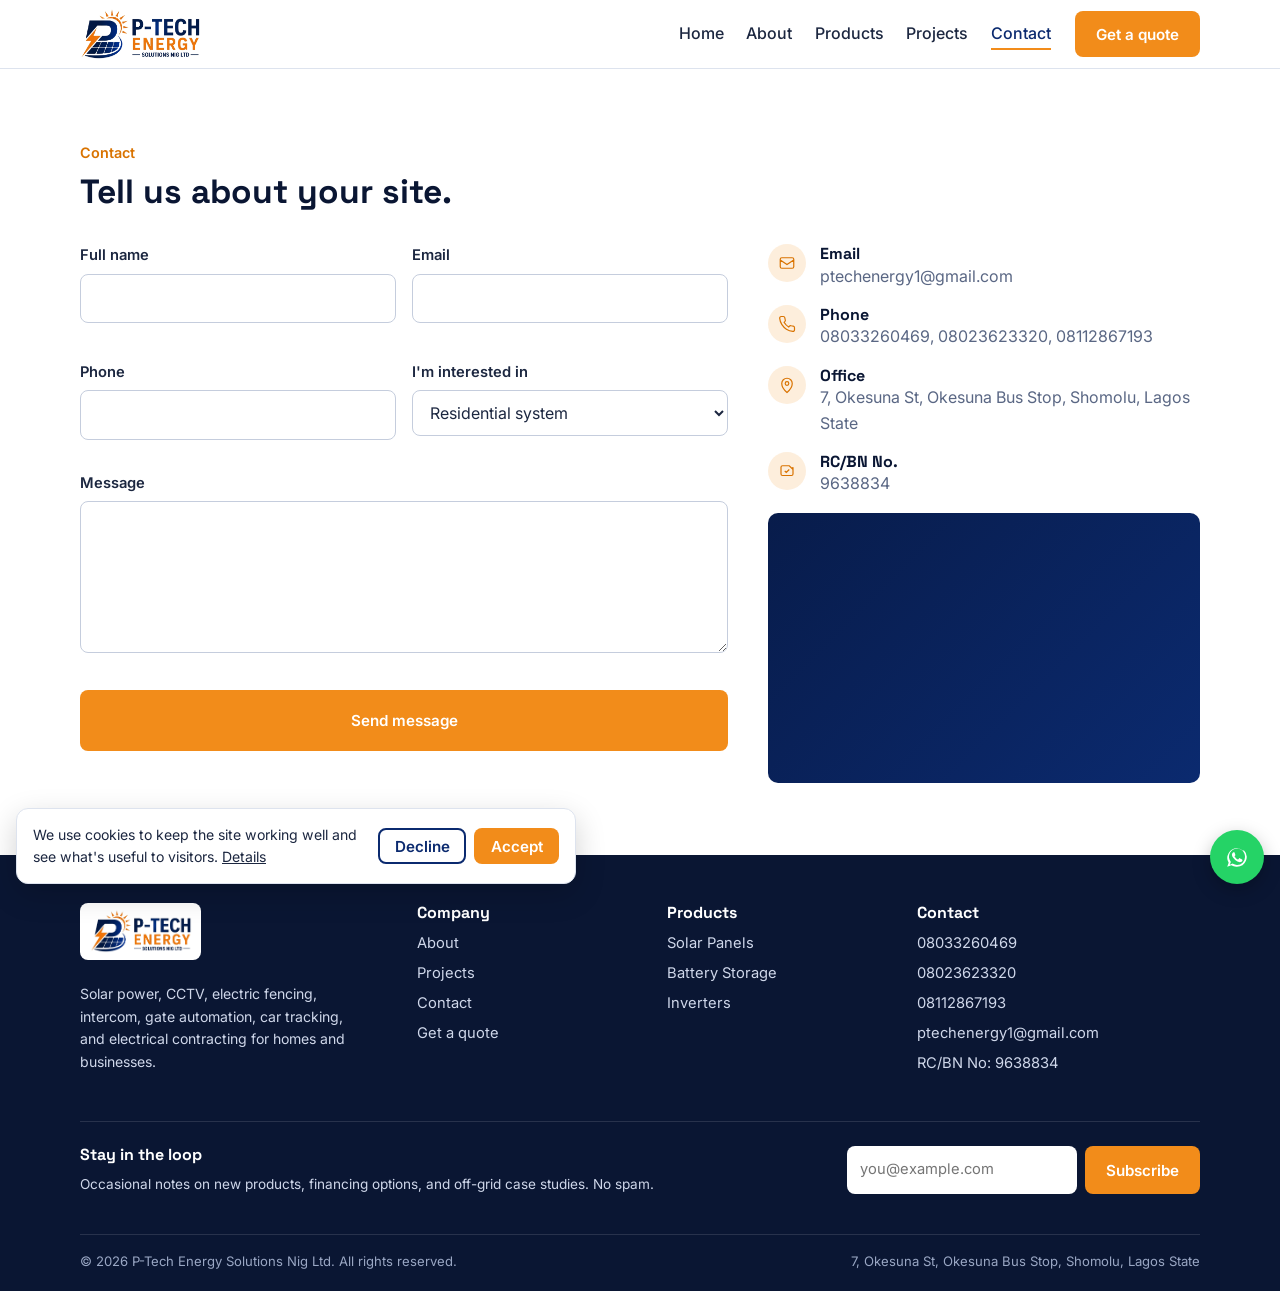
<file: contact.html>
<!DOCTYPE html>
<html lang="en">
<head>
<meta charset="UTF-8">
<meta name="viewport" content="width=device-width, initial-scale=1.0">
<title>Contact — P-Tech Energy Solutions</title>
<meta name="description" content="Get in touch with P-Tech Energy Solutions for a solar, storage, or monitoring quote.">
<meta name="theme-color" content="#0b2a6f">
<link rel="icon" type="image/png" href="assets/favicon.png">
<meta property="og:type" content="website">
<meta property="og:title" content="Contact — P-Tech Energy Solutions">
<meta property="og:description" content="Get in touch with P-Tech Energy Solutions for a solar, storage, or monitoring quote.">
<meta property="og:image" content="assets/images/logo-full.png">
<link rel="preconnect" href="https://fonts.googleapis.com">
<link rel="preconnect" href="https://fonts.gstatic.com" crossorigin>
<link href="https://fonts.googleapis.com/css2?family=Space+Grotesk:wght@500;600;700&family=Inter:wght@400;500;600;700&display=swap" rel="stylesheet">
<link rel="stylesheet" href="css/style.css">
</head>
<body>

<header class="site-header">
  <div class="header-inner">
    <a href="index.html" class="logo" aria-label="P-Tech Energy Solutions home"><img src="assets/images/logo-full.png" alt="P-Tech Energy Solutions Nig Ltd" class="logo-img" width="116" height="50"></a>
    <button class="nav-toggle" id="navToggle" aria-label="Toggle menu" aria-expanded="false"><span></span><span></span><span></span></button>
    <nav class="site-nav" id="siteNav">
      <ul>
        <li><a href="index.html">Home</a></li>
        <li><a href="about.html">About</a></li>
        <li><a href="products.html">Products</a></li>
        <li><a href="projects.html">Projects</a></li>
        <li><a href="contact.html">Contact</a></li>
      </ul>
      <a href="quote.html" class="btn primary">Get a quote</a>
    </nav>
  </div>
</header>

<main id="content" class="app" data-page="contact" tabindex="-1">


    <section class="section route-section">
      <div class="container">
        <div class="section-head">
          <p class="eyebrow">Contact</p>
          <h2>Tell us about your site.</h2>
        </div>
        <div class="contact-grid">
          <form class="form" id="contactForm" novalidate>
            <div class="form-row">
              <div class="field">
                <label for="cName">Full name</label>
                <input type="text" id="cName" name="name" required>
                <span class="field-error" data-error-for="cName"></span>
              </div>
              <div class="field">
                <label for="cEmail">Email</label>
                <input type="email" id="cEmail" name="email" required>
                <span class="field-error" data-error-for="cEmail"></span>
              </div>
            </div>
            <div class="form-row">
              <div class="field">
                <label for="cPhone">Phone</label>
                <input type="tel" id="cPhone" name="phone">
              </div>
              <div class="field">
                <label for="cInterest">I'm interested in</label>
                <select id="cInterest" name="interest">
                  <option value="residential">Residential system</option>
                  <option value="commercial">Commercial system</option>
                  <option value="off-grid">Off-grid system</option>
                  <option value="maintenance">Maintenance / repair</option>
                </select>
              </div>
            </div>
            <div class="field">
              <label for="cMessage">Message</label>
              <textarea id="cMessage" name="message" rows="5" required></textarea>
              <span class="field-error" data-error-for="cMessage"></span>
            </div>
            <button type="submit" class="btn primary block" id="contactSubmitBtn">
              <span class="btn-loader"></span><span class="btn-label">Send message</span>
            </button>
            <div class="form-status" id="contactStatus" role="status"></div>
          </form>

          <div class="contact-info">
            <div class="info-item">
              <span class="info-icon">
                <svg width="18" height="18" viewBox="0 0 24 24" fill="none"><path d="M3 8l9 6 9-6M5 5h14a2 2 0 012 2v10a2 2 0 01-2 2H5a2 2 0 01-2-2V7a2 2 0 012-2z" stroke="currentColor" stroke-width="1.6"/></svg>
              </span>
              <div><h4>Email</h4><p>ptechenergy1@gmail.com</p></div>
            </div>
            <div class="info-item">
              <span class="info-icon">
                <svg width="18" height="18" viewBox="0 0 24 24" fill="none"><path d="M22 16.9v3a2 2 0 01-2.2 2 19.8 19.8 0 01-8.6-3 19.5 19.5 0 01-6-6 19.8 19.8 0 01-3-8.7A2 2 0 014.1 2h3a2 2 0 012 1.7c.1.9.3 1.8.6 2.7a2 2 0 01-.4 2.1L8.1 9.7a16 16 0 006.2 6.2l1.2-1.2a2 2 0 012.1-.4c.9.3 1.8.5 2.7.6a2 2 0 011.7 2z" stroke="currentColor" stroke-width="1.6"/></svg>
              </span>
              <div><h4>Phone</h4><p>08033260469, 08023623320, 08112867193</p></div>
            </div>
            <div class="info-item">
              <span class="info-icon">
                <svg width="18" height="18" viewBox="0 0 24 24" fill="none"><path d="M12 22s7-6.1 7-12a7 7 0 10-14 0c0 5.9 7 12 7 12z" stroke="currentColor" stroke-width="1.6"/><circle cx="12" cy="10" r="2.4" stroke="currentColor" stroke-width="1.6"/></svg>
              </span>
              <div><h4>Office</h4><p>7, Okesuna St, Okesuna Bus Stop, Shomolu, Lagos State</p></div>
            </div>
            <div class="info-item">
              <span class="info-icon">
                <svg width="18" height="18" viewBox="0 0 24 24" fill="none"><path d="M9 12l2 2 4-4m5-3v9a2 2 0 01-2 2H6a2 2 0 01-2-2V7a2 2 0 012-2h9l4 4z" stroke="currentColor" stroke-width="1.6"/></svg>
              </span>
              <div><h4>RC/BN No.</h4><p>9638834</p></div>
            </div>
            <div class="map-frame"><iframe data-img="map" title="Map to P-Tech Energy Solutions office" loading="lazy"></iframe></div>
          </div>
        </div>
      </div>
    </section>


</main>

<footer class="site-footer">
  <div class="container">
    <div class="footer-grid">
      <div>
        <a href="index.html" class="logo" aria-label="P-Tech Energy Solutions home"><img src="assets/images/logo-full.png" alt="P-Tech Energy Solutions Nig Ltd" class="logo-img" width="116" height="50"></a>
        <p style="margin-top:1rem; font-size:0.88rem; max-width:32ch;">Solar power, CCTV, electric fencing, intercom, gate automation, car tracking, and electrical contracting for homes and businesses.</p>
      </div>
      <div><h4>Company</h4><ul>
        <li><a href="about.html">About</a></li><li><a href="projects.html">Projects</a></li>
        <li><a href="contact.html">Contact</a></li><li><a href="quote.html">Get a quote</a></li></ul></div>
      <div><h4>Products</h4><ul>
        <li><a href="products.html">Solar Panels</a></li><li><a href="products.html">Battery Storage</a></li><li><a href="products.html">Inverters</a></li></ul></div>
      <div><h4>Contact</h4><ul class="footer-contact">
        <li><a href="tel:08033260469">08033260469</a></li><li><a href="tel:08023623320">08023623320</a></li>
        <li><a href="tel:08112867193">08112867193</a></li><li><a href="mailto:ptechenergy1@gmail.com">ptechenergy1@gmail.com</a></li>
        <li>RC/BN No: 9638834</li></ul></div>
    </div>
    <div class="footer-newsletter">
      <div><h4>Stay in the loop</h4><p style="margin:0; font-size:0.85rem;">Occasional notes on new products, financing options, and off-grid case studies. No spam.</p></div>
      <form id="newsletterForm" class="newsletter-form" novalidate>
        <input type="email" id="newsletterEmail" placeholder="you@example.com" required aria-label="Email address">
        <button type="submit" class="btn primary" id="newsletterBtn"><span class="btn-loader"></span><span class="btn-label">Subscribe</span></button>
      </form>
      <span class="newsletter-status" id="newsletterStatus" role="status"></span>
    </div>
    <div class="footer-bottom">
      <span>&copy; <span id="year"></span> P-Tech Energy Solutions Nig Ltd. All rights reserved.</span>
      <span>7, Okesuna St, Okesuna Bus Stop, Shomolu, Lagos State</span>
    </div>
  </div>
</footer>

<div class="toast" id="toast" role="status" aria-live="polite"></div>

<a class="whatsapp-fab" href="https://wa.me/2348033260469?text=Hi%2C%20I%27d%20like%20to%20ask%20about%20a%20P-Tech%20Energy%20service." target="_blank" rel="noopener" aria-label="Chat with us on WhatsApp">
  <svg width="26" height="26" viewBox="0 0 24 24" fill="none" xmlns="http://www.w3.org/2000/svg"><path d="M17.6 6.3A8.8 8.8 0 0012 4a8.9 8.9 0 00-7.7 13.4L3 21l3.7-1.3A8.9 8.9 0 0012 21a8.9 8.9 0 006.3-15.2l-.7.5zM12 19.3a7.3 7.3 0 01-3.7-1l-.3-.2-2.7 1 1-2.6-.2-.3A7.4 7.4 0 1119.4 12 7.3 7.3 0 0112 19.3zm4-5.5c-.2-.1-1.3-.6-1.5-.7s-.4-.1-.5.1-.6.7-.7.9-.3.2-.5.1a6 6 0 01-1.8-1.1 6.7 6.7 0 01-1.2-1.5c-.1-.2 0-.4.1-.5l.4-.4.2-.4v-.4c-.1-.1-.5-1.3-.7-1.8s-.4-.4-.5-.4h-.5a.9.9 0 00-.7.3 2.7 2.7 0 00-.8 2 4.7 4.7 0 001 2.5 10.6 10.6 0 004.1 3.6c.6.2 1 .4 1.4.5a3.4 3.4 0 001.5.1 2.5 2.5 0 001.6-1.1 2 2 0 00.1-1.1c0-.1-.2-.2-.4-.3z" fill="currentColor"/></svg>
</a>

<div class="cookie-banner" id="cookieBanner">
  <p>We use cookies to keep the site working well and see what's useful to visitors. <a href="#" id="cookieLearnMore">Details</a></p>
  <div class="cookie-actions">
    <button type="button" class="btn ghost" id="cookieDecline">Decline</button>
    <button type="button" class="btn primary" id="cookieAccept">Accept</button>
  </div>
</div>

<script src="js/site.js"></script>
</body>
</html>
</file>
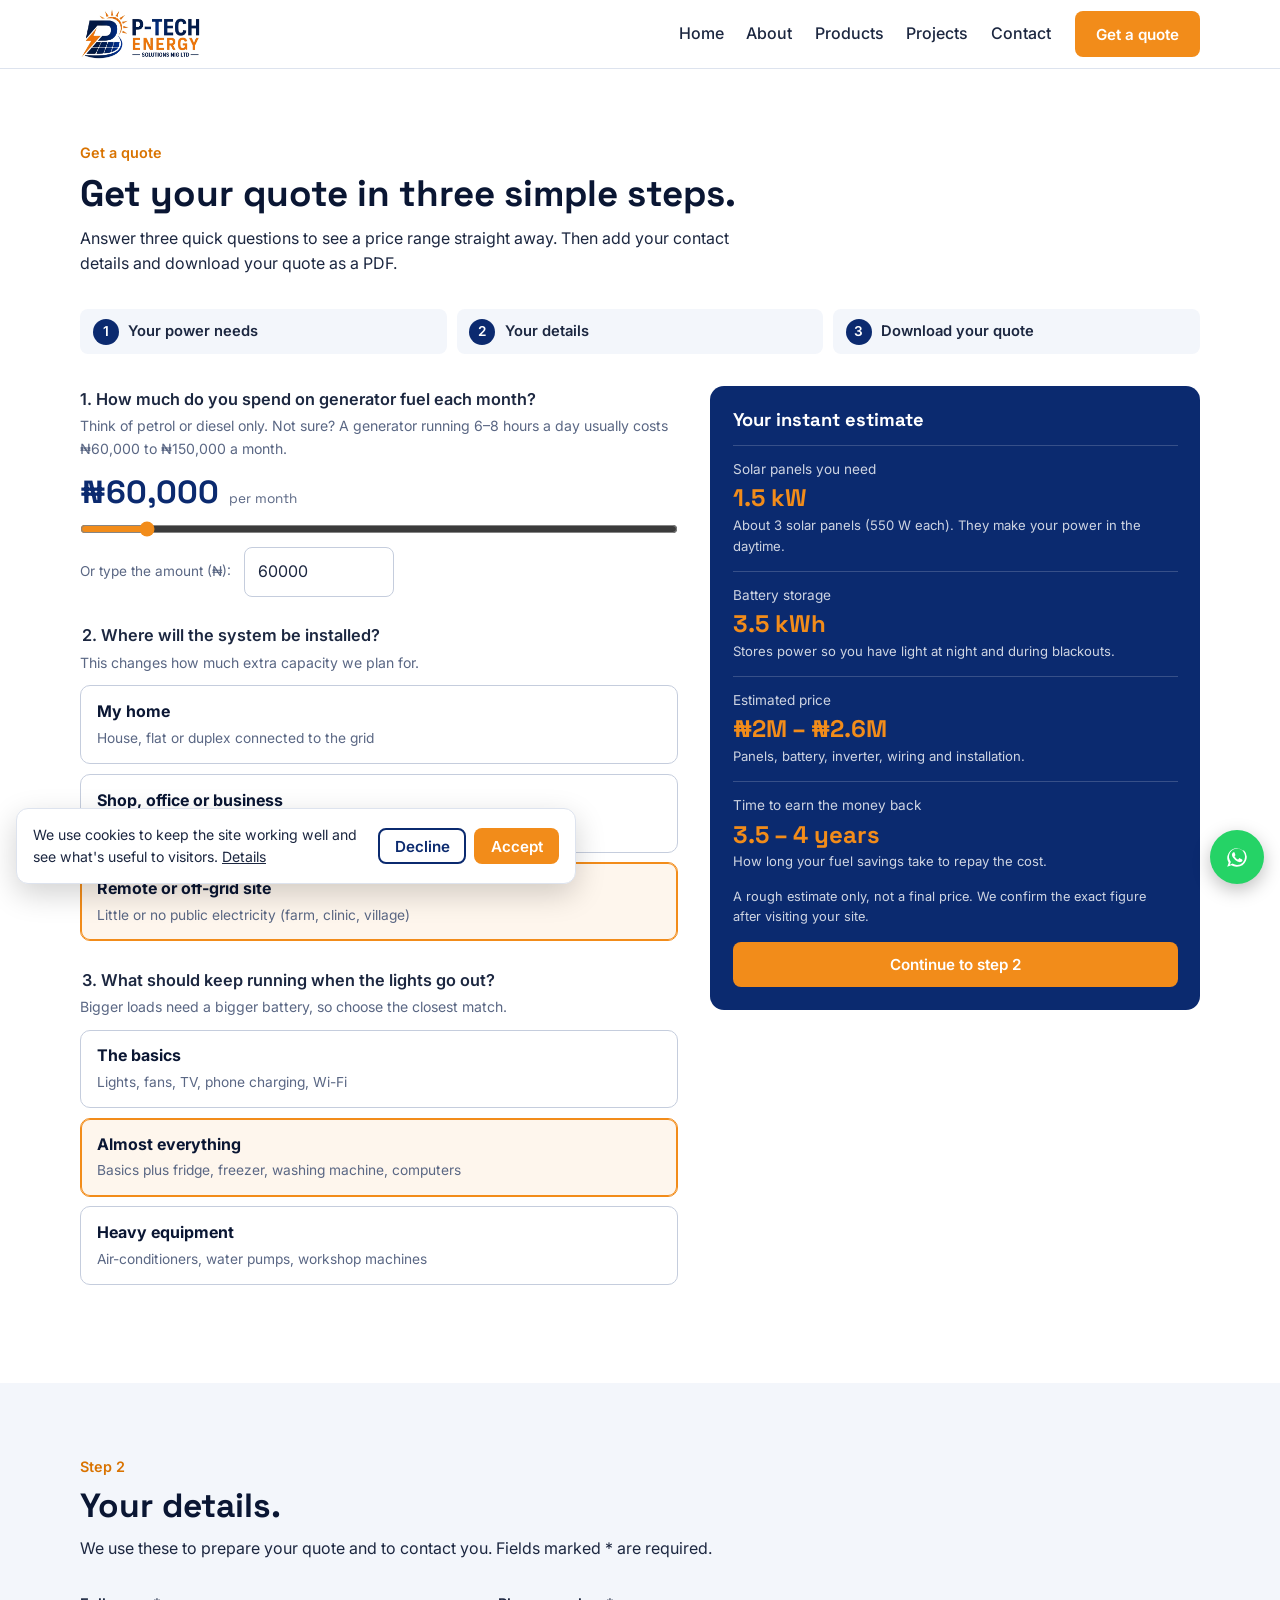
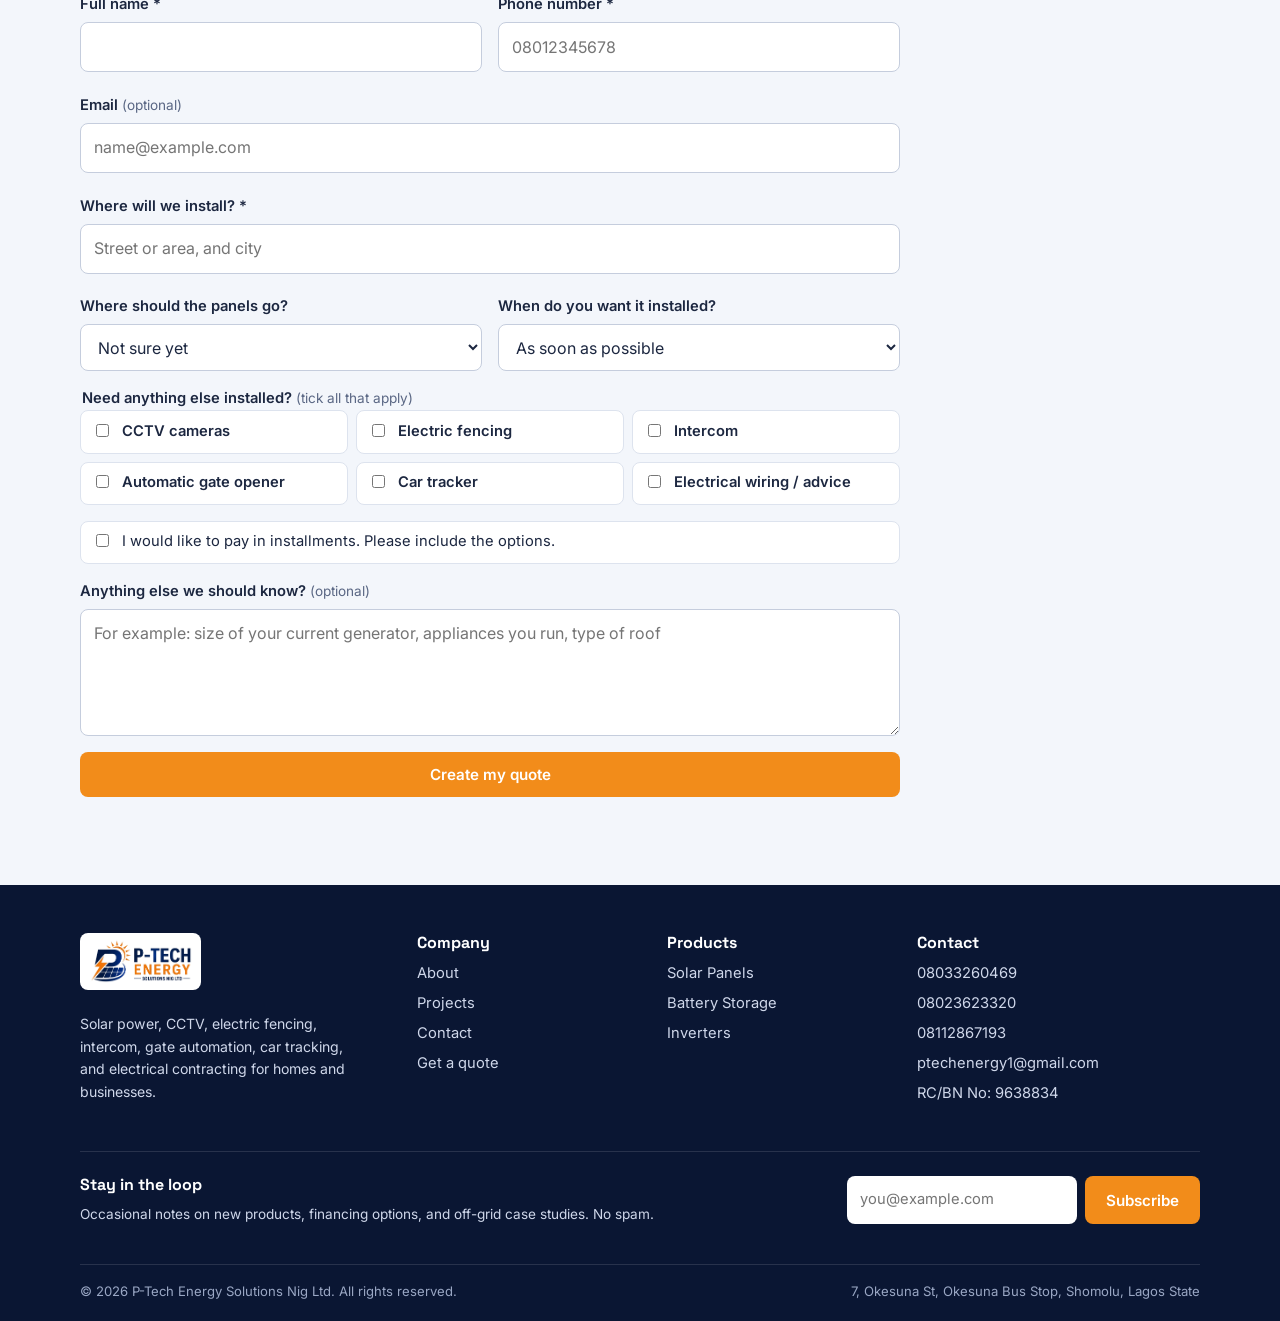
<file: quote.html>
<!DOCTYPE html>
<html lang="en">
<head>
<meta charset="UTF-8">
<meta name="viewport" content="width=device-width, initial-scale=1.0">
<title>Get a Quote — P-Tech Energy Solutions</title>
<meta name="description" content="Get an instant solar system estimate and download your quote from P-Tech Energy Solutions.">
<meta name="theme-color" content="#0b2a6f">
<link rel="icon" type="image/png" href="assets/favicon.png">
<meta property="og:type" content="website">
<meta property="og:title" content="Get a Quote — P-Tech Energy Solutions">
<meta property="og:description" content="Get an instant solar system estimate and download your quote from P-Tech Energy Solutions.">
<meta property="og:image" content="assets/images/logo-full.png">
<link rel="preconnect" href="https://fonts.googleapis.com">
<link rel="preconnect" href="https://fonts.gstatic.com" crossorigin>
<link href="https://fonts.googleapis.com/css2?family=Space+Grotesk:wght@500;600;700&family=Inter:wght@400;500;600;700&display=swap" rel="stylesheet">
<link rel="stylesheet" href="css/style.css">
</head>
<body>

<header class="site-header">
  <div class="header-inner">
    <a href="index.html" class="logo" aria-label="P-Tech Energy Solutions home"><img src="assets/images/logo-full.png" alt="P-Tech Energy Solutions Nig Ltd" class="logo-img" width="116" height="50"></a>
    <button class="nav-toggle" id="navToggle" aria-label="Toggle menu" aria-expanded="false"><span></span><span></span><span></span></button>
    <nav class="site-nav" id="siteNav">
      <ul>
        <li><a href="index.html">Home</a></li>
        <li><a href="about.html">About</a></li>
        <li><a href="products.html">Products</a></li>
        <li><a href="projects.html">Projects</a></li>
        <li><a href="contact.html">Contact</a></li>
      </ul>
      <a href="quote.html" class="btn primary">Get a quote</a>
    </nav>
  </div>
</header>

<main id="content" class="app" data-page="quote" tabindex="-1">

    <section class="section route-section">
      <div class="container">
        <div class="section-head">
          <p class="eyebrow">Get a quote</p>
          <h1 style="font-size:clamp(1.6rem,3.2vw,2.3rem)">Get your quote in three simple steps.</h1>
          <p>Answer three quick questions to see a price range straight away. Then add your contact details and download your quote as a PDF.</p>
        </div>
        <ol class="steps-bar" aria-label="Quote steps">
          <li>Your power needs</li><li>Your details</li><li>Download your quote</li>
        </ol>

        <div class="estimator" id="estimator">
          <div class="estimator-inputs">
            <div class="q-block">
              <label class="field-label" for="billNumber">1. How much do you spend on generator fuel each month?</label>
              <p class="q-help">Think of petrol or diesel only. Not sure? A generator running 6&ndash;8 hours a day usually costs &#8358;60,000 to &#8358;150,000 a month.</p>
              <div class="estimator-value"><span id="billValue">&#8358;60,000</span><span class="hint">per month</span></div>
              <input type="range" id="billRange" min="10000" max="500000" step="5000" value="60000" aria-label="Monthly fuel spend slider">
              <div class="spend-row"><span class="hint">Or type the amount (&#8358;):</span><input type="number" id="billNumber" min="10000" max="500000" step="5000" value="60000" inputmode="numeric"></div>
            </div>

            <fieldset class="q-block">
              <legend class="field-label" style="font-size:1.02rem;margin-bottom:.2rem">2. Where will the system be installed?</legend>
              <p class="q-help">This changes how much extra capacity we plan for.</p>
              <div class="choice-grid">
                <div class="choice"><input type="radio" name="property" id="pr1" value="residential"><label for="pr1"><strong>My home</strong><span>House, flat or duplex connected to the grid</span></label></div>
                <div class="choice"><input type="radio" name="property" id="pr2" value="commercial"><label for="pr2"><strong>Shop, office or business</strong><span>Used mostly during the day</span></label></div>
                <div class="choice"><input type="radio" name="property" id="pr3" value="off-grid" checked><label for="pr3"><strong>Remote or off-grid site</strong><span>Little or no public electricity (farm, clinic, village)</span></label></div>
              </div>
            </fieldset>

            <fieldset class="q-block">
              <legend class="field-label" style="font-size:1.02rem;margin-bottom:.2rem">3. What should keep running when the lights go out?</legend>
              <p class="q-help">Bigger loads need a bigger battery, so choose the closest match.</p>
              <div class="choice-grid">
                <div class="choice"><input type="radio" name="backup" id="bk1" value="essential"><label for="bk1"><strong>The basics</strong><span>Lights, fans, TV, phone charging, Wi-Fi</span></label></div>
                <div class="choice"><input type="radio" name="backup" id="bk2" value="full" checked><label for="bk2"><strong>Almost everything</strong><span>Basics plus fridge, freezer, washing machine, computers</span></label></div>
                <div class="choice"><input type="radio" name="backup" id="bk3" value="heavy"><label for="bk3"><strong>Heavy equipment</strong><span>Air-conditioners, water pumps, workshop machines</span></label></div>
              </div>
            </fieldset>
          </div>

          <div class="estimator-results" id="estimatorResults" aria-live="polite">
            <h3>Your instant estimate</h3>
            <dl style="margin:0;display:grid;gap:.9rem">
              <div class="result-tile"><dt>Solar panels you need</dt><dd id="resSystemSize">&mdash;</dd><small id="resSystemNote"></small></div>
              <div class="result-tile"><dt>Battery storage</dt><dd id="resBattery">&mdash;</dd><small>Stores power so you have light at night and during blackouts.</small></div>
              <div class="result-tile"><dt>Estimated price</dt><dd id="resCost">&mdash;</dd><small>Panels, battery, inverter, wiring and installation.</small></div>
              <div class="result-tile"><dt>Time to earn the money back</dt><dd id="resPayback">&mdash;</dd><small>How long your fuel savings take to repay the cost.</small></div>
            </dl>
            <p class="estimator-disclaimer">A rough estimate only, not a final price. We confirm the exact figure after visiting your site.</p>
            <a href="#quoteForm" class="btn primary block">Continue to step 2</a>
          </div>
        </div>
      </div>
    </section>

    <section class="section alt">
      <div class="container">
        <div class="section-head">
          <p class="eyebrow">Step 2</p>
          <h2>Your details.</h2>
          <p>We use these to prepare your quote and to contact you. Fields marked * are required.</p>
        </div>
        <div class="quote-form-wrap">
          <form class="form" id="quoteForm" novalidate>
            <div class="form-row">
              <div class="field"><label for="qName">Full name *</label><input type="text" id="qName" name="name" autocomplete="name" required><span class="field-error" data-error-for="qName"></span></div>
              <div class="field"><label for="qPhone">Phone number *</label><input type="tel" id="qPhone" name="phone" autocomplete="tel" placeholder="08012345678" required><span class="field-error" data-error-for="qPhone"></span></div>
            </div>
            <div class="field"><label for="qEmail">Email <span class="hint">(optional)</span></label><input type="email" id="qEmail" name="email" autocomplete="email" placeholder="name@example.com"><span class="field-error" data-error-for="qEmail"></span></div>
            <div class="field"><label for="qAddress">Where will we install? *</label><input type="text" id="qAddress" name="address" autocomplete="street-address" placeholder="Street or area, and city" required><span class="field-error" data-error-for="qAddress"></span></div>
            <div class="form-row">
              <div class="field"><label for="qRoof">Where should the panels go?</label>
                <select id="qRoof" name="roof"><option value="unsure">Not sure yet</option><option value="roof">On the roof</option><option value="ground">On the ground / open land</option></select></div>
              <div class="field"><label for="qTimeframe">When do you want it installed?</label>
                <select id="qTimeframe" name="timeframe"><option value="asap">As soon as possible</option><option value="1-3months">Within 1&ndash;3 months</option><option value="planning">Just planning / comparing prices</option></select></div>
            </div>
            <fieldset class="field">
              <legend class="field-label">Need anything else installed? <span class="hint">(tick all that apply)</span></legend>
              <div class="check-grid">
                <label class="field-check"><input type="checkbox" name="extras" value="CCTV"> CCTV cameras</label>
                <label class="field-check"><input type="checkbox" name="extras" value="Electric fencing"> Electric fencing</label>
                <label class="field-check"><input type="checkbox" name="extras" value="Intercom"> Intercom</label>
                <label class="field-check"><input type="checkbox" name="extras" value="Automatic gate opener"> Automatic gate opener</label>
                <label class="field-check"><input type="checkbox" name="extras" value="Car tracker"> Car tracker</label>
                <label class="field-check"><input type="checkbox" name="extras" value="Electrical wiring / consultation"> Electrical wiring / advice</label>
              </div>
            </fieldset>
            <label class="field-check"><input type="checkbox" id="qFinance"> I would like to pay in installments. Please include the options.</label>
            <div class="field"><label for="qNotes">Anything else we should know? <span class="hint">(optional)</span></label>
              <textarea id="qNotes" name="notes" rows="4" placeholder="For example: size of your current generator, appliances you run, type of roof"></textarea></div>
            <input type="hidden" id="qEstimateSummary" name="estimateSummary">
            <button type="submit" class="btn primary block" id="quoteSubmitBtn"><span class="btn-loader"></span><span class="btn-label">Create my quote</span></button>
            <div class="form-status" id="quoteStatus" role="status"></div>
          </form>
        </div>
      </div>
    </section>

    <section class="section" id="quoteResult" hidden>
      <div class="container">
        <div class="section-head">
          <p class="eyebrow">Step 3</p>
          <h2>Your quote is ready.</h2>
        </div>
        <div class="next-box"><p><strong>What happens next:</strong> download your quote, then send it to us on WhatsApp or email. We will call you to book a free site visit and confirm the final price.</p></div>
        <article class="quote-sheet" id="quoteSheet" aria-label="Your quote"></article>
        <div class="qs-actions">
          <button type="button" class="btn primary" id="btnPdf"><span class="btn-loader"></span><span class="btn-label">Download quote (PDF)</span></button>
          <button type="button" class="btn ghost" id="btnWhatsapp">Send on WhatsApp</button>
          <button type="button" class="btn ghost" id="btnEmail">Send by email</button>
          <button type="button" class="btn ghost" id="btnPrint">Print</button>
          <button type="button" class="btn ghost" id="btnEdit">Change my details</button>
        </div>
      </div>
    </section>

</main>

<footer class="site-footer">
  <div class="container">
    <div class="footer-grid">
      <div>
        <a href="index.html" class="logo" aria-label="P-Tech Energy Solutions home"><img src="assets/images/logo-full.png" alt="P-Tech Energy Solutions Nig Ltd" class="logo-img" width="116" height="50"></a>
        <p style="margin-top:1rem; font-size:0.88rem; max-width:32ch;">Solar power, CCTV, electric fencing, intercom, gate automation, car tracking, and electrical contracting for homes and businesses.</p>
      </div>
      <div><h4>Company</h4><ul>
        <li><a href="about.html">About</a></li><li><a href="projects.html">Projects</a></li>
        <li><a href="contact.html">Contact</a></li><li><a href="quote.html">Get a quote</a></li></ul></div>
      <div><h4>Products</h4><ul>
        <li><a href="products.html">Solar Panels</a></li><li><a href="products.html">Battery Storage</a></li><li><a href="products.html">Inverters</a></li></ul></div>
      <div><h4>Contact</h4><ul class="footer-contact">
        <li><a href="tel:08033260469">08033260469</a></li><li><a href="tel:08023623320">08023623320</a></li>
        <li><a href="tel:08112867193">08112867193</a></li><li><a href="mailto:ptechenergy1@gmail.com">ptechenergy1@gmail.com</a></li>
        <li>RC/BN No: 9638834</li></ul></div>
    </div>
    <div class="footer-newsletter">
      <div><h4>Stay in the loop</h4><p style="margin:0; font-size:0.85rem;">Occasional notes on new products, financing options, and off-grid case studies. No spam.</p></div>
      <form id="newsletterForm" class="newsletter-form" novalidate>
        <input type="email" id="newsletterEmail" placeholder="you@example.com" required aria-label="Email address">
        <button type="submit" class="btn primary" id="newsletterBtn"><span class="btn-loader"></span><span class="btn-label">Subscribe</span></button>
      </form>
      <span class="newsletter-status" id="newsletterStatus" role="status"></span>
    </div>
    <div class="footer-bottom">
      <span>&copy; <span id="year"></span> P-Tech Energy Solutions Nig Ltd. All rights reserved.</span>
      <span>7, Okesuna St, Okesuna Bus Stop, Shomolu, Lagos State</span>
    </div>
  </div>
</footer>

<div class="toast" id="toast" role="status" aria-live="polite"></div>

<a class="whatsapp-fab" href="https://wa.me/2348033260469?text=Hi%2C%20I%27d%20like%20to%20ask%20about%20a%20P-Tech%20Energy%20service." target="_blank" rel="noopener" aria-label="Chat with us on WhatsApp">
  <svg width="26" height="26" viewBox="0 0 24 24" fill="none" xmlns="http://www.w3.org/2000/svg"><path d="M17.6 6.3A8.8 8.8 0 0012 4a8.9 8.9 0 00-7.7 13.4L3 21l3.7-1.3A8.9 8.9 0 0012 21a8.9 8.9 0 006.3-15.2l-.7.5zM12 19.3a7.3 7.3 0 01-3.7-1l-.3-.2-2.7 1 1-2.6-.2-.3A7.4 7.4 0 1119.4 12 7.3 7.3 0 0112 19.3zm4-5.5c-.2-.1-1.3-.6-1.5-.7s-.4-.1-.5.1-.6.7-.7.9-.3.2-.5.1a6 6 0 01-1.8-1.1 6.7 6.7 0 01-1.2-1.5c-.1-.2 0-.4.1-.5l.4-.4.2-.4v-.4c-.1-.1-.5-1.3-.7-1.8s-.4-.4-.5-.4h-.5a.9.9 0 00-.7.3 2.7 2.7 0 00-.8 2 4.7 4.7 0 001 2.5 10.6 10.6 0 004.1 3.6c.6.2 1 .4 1.4.5a3.4 3.4 0 001.5.1 2.5 2.5 0 001.6-1.1 2 2 0 00.1-1.1c0-.1-.2-.2-.4-.3z" fill="currentColor"/></svg>
</a>

<div class="cookie-banner" id="cookieBanner">
  <p>We use cookies to keep the site working well and see what's useful to visitors. <a href="#" id="cookieLearnMore">Details</a></p>
  <div class="cookie-actions">
    <button type="button" class="btn ghost" id="cookieDecline">Decline</button>
    <button type="button" class="btn primary" id="cookieAccept">Accept</button>
  </div>
</div>

<script src="js/site.js"></script>
<script src="js/quote.js"></script>
</body>
</html>
</file>
<file: css/style.css>
/* P-Tech Energy Solutions — styles. Brand colours come from the logo. */
:root{
  --navy:#0b2a6f; --navy-deep:#081c4b; --navy-ink:#0a1633;
  --orange:#f28c1a; --orange-dark:#d97300;
  --bg:#ffffff; --bg-alt:#f3f6fb; --line:#dde3ee; --text:#1c2740; --muted:#5a6784;
  --ok:#1a8f4c; --err:#c62828;
  --font-head:'Space Grotesk',system-ui,sans-serif; --font-body:'Inter',system-ui,sans-serif;
  --radius:10px; --maxw:1120px;
}
*{box-sizing:border-box}
html{scroll-behavior:smooth}
body{margin:0;font-family:var(--font-body);color:var(--text);background:var(--bg);line-height:1.6;-webkit-text-size-adjust:100%}
img{max-width:100%;display:block}
a{color:inherit}
h1,h2,h3,h4{font-family:var(--font-head);line-height:1.2;color:var(--navy-ink);margin:0 0 .6rem}
h1{font-size:clamp(1.9rem,4.5vw,3rem)} h2{font-size:clamp(1.5rem,3vw,2.1rem)} h3{font-size:1.15rem}
p{margin:0 0 1rem}
:focus-visible{outline:3px solid var(--orange);outline-offset:2px}
.container{width:min(100% - 2rem,var(--maxw));margin-inline:auto}
.eyebrow{font-weight:600;color:var(--orange-dark);font-size:.9rem;margin-bottom:.5rem}
.inline-link{color:var(--navy);font-weight:600}
.hint{color:var(--muted);font-weight:400;font-size:.85rem}

/* Buttons */
.btn{display:inline-flex;align-items:center;justify-content:center;gap:.5rem;padding:.7rem 1.2rem;border-radius:8px;font:600 .95rem var(--font-body);text-decoration:none;border:2px solid transparent;cursor:pointer;transition:background .15s,color .15s,border-color .15s}
.btn.primary{background:var(--orange);color:#fff}
.btn.primary:hover{background:var(--orange-dark)}
.btn.ghost{background:transparent;border-color:var(--navy);color:var(--navy)}
.btn.ghost:hover{background:var(--navy);color:#fff}
.btn.block{width:100%}
.btn[disabled]{opacity:.7;cursor:wait}
.btn-loader{display:none;width:16px;height:16px;border:2px solid rgba(255,255,255,.5);border-top-color:#fff;border-radius:50%;animation:spin .7s linear infinite}
.btn.loading .btn-loader{display:inline-block}
@keyframes spin{to{transform:rotate(360deg)}}

/* Header */
.site-header{position:sticky;top:0;z-index:50;background:#fff;border-bottom:1px solid var(--line)}
.header-inner{width:min(100% - 2rem,var(--maxw));margin-inline:auto;display:flex;align-items:center;justify-content:space-between;gap:1rem;padding:.5rem 0}
.logo{display:inline-block;line-height:0}
.logo-img{height:52px;width:auto}
.nav-toggle{display:none;background:none;border:0;padding:.6rem;cursor:pointer}
.nav-toggle span{display:block;width:24px;height:2px;background:var(--navy);margin:5px 0;transition:transform .2s,opacity .2s}
.nav-toggle[aria-expanded="true"] span:nth-child(1){transform:translateY(7px) rotate(45deg)}
.nav-toggle[aria-expanded="true"] span:nth-child(2){opacity:0}
.nav-toggle[aria-expanded="true"] span:nth-child(3){transform:translateY(-7px) rotate(-45deg)}
.site-nav{display:flex;align-items:center;gap:1.5rem}
.site-nav ul{display:flex;gap:1.4rem;list-style:none;margin:0;padding:0}
.site-nav ul a{text-decoration:none;font-weight:500;color:var(--text);padding:.3rem 0;border-bottom:2px solid transparent}
.site-nav ul a:hover,.site-nav ul a[aria-current="page"]{color:var(--navy);border-color:var(--orange)}
@media (max-width:860px){
  .nav-toggle{display:block}
  .site-nav{position:absolute;left:0;right:0;top:100%;background:#fff;border-bottom:1px solid var(--line);flex-direction:column;align-items:stretch;padding:1rem;gap:1rem;display:none}
  .site-nav.open{display:flex}
  .site-nav ul{flex-direction:column;gap:.2rem}
  .site-nav ul a{display:block;padding:.6rem 0}
}

/* Image placeholders: branded panel shows until the online photo arrives */
.card-media,.hero-media,.about-media,.map-frame{background:linear-gradient(135deg,var(--navy-deep),var(--navy));position:relative;overflow:hidden}
.card-media::before,.about-media::before,.hero-media::before{content:"";position:absolute;inset:0;background:radial-gradient(circle at 70% 30%,rgba(242,140,26,.55) 0,rgba(242,140,26,0) 38%)}
img[data-img]{opacity:0;transition:opacity .5s}
img.is-loaded{opacity:1}
.card-media img,.about-media img,.hero-media img{position:absolute;inset:0;width:100%;height:100%;object-fit:cover}
iframe[data-img]{border:0;width:100%;height:100%;position:absolute;inset:0}

/* Hero */
.hero{position:relative;color:#fff;min-height:min(78vh,620px);display:flex;align-items:center}
.hero-media{position:absolute;inset:0}
.hero-media::after{content:"";position:absolute;inset:0;background:linear-gradient(90deg,rgba(8,28,75,.92),rgba(8,28,75,.55))}
.hero-copy{position:relative;width:100%;padding:3rem 0}
.hero-copy h1{color:#fff;max-width:20ch}
.hero-copy p{max-width:56ch;font-size:1.05rem}
.hero-copy .eyebrow{color:var(--orange)}
.hero-actions{display:flex;flex-wrap:wrap;gap:.8rem;margin-top:1.4rem}
.hero-trust{margin-top:1.6rem;font-size:.85rem;opacity:.85}

/* Stats */
.stat-strip{display:grid;grid-template-columns:repeat(auto-fit,minmax(150px,1fr));gap:1rem;margin:-2rem 0 0;position:relative;padding:0}
.stat{background:#fff;border:1px solid var(--line);border-top:4px solid var(--orange);border-radius:var(--radius);padding:1rem;box-shadow:0 8px 24px rgba(11,42,111,.08)}
.stat dt{font:700 1.8rem var(--font-head);color:var(--navy)}
.stat dd{margin:0;color:var(--muted);font-size:.9rem}

/* Sections */
.section{padding:clamp(2.5rem,6vw,4.5rem) 0}
.section.alt{background:var(--bg-alt)}
.section-head{max-width:70ch;margin-bottom:2rem}
.compare-head{display:grid;grid-template-columns:1fr 1.2fr;gap:2rem;max-width:none;align-items:start}
.compare-table{border:1px solid var(--line);border-radius:var(--radius);overflow:hidden;font-size:.92rem}
.compare-row{display:grid;grid-template-columns:1.2fr 1fr 1fr;gap:.5rem;padding:.7rem .9rem;border-top:1px solid var(--line)}
.compare-row:first-child{border-top:0}
.compare-head-row{background:var(--navy);color:#fff;font-weight:600}
@media (max-width:760px){.compare-head{grid-template-columns:1fr}}
.services-list{list-style:none;margin:0;padding:0;display:grid;grid-template-columns:repeat(auto-fit,minmax(260px,1fr));gap:.6rem}
.services-list li{background:#fff;border:1px solid var(--line);border-radius:8px;padding:.8rem 1rem;font-weight:500}
.star{color:var(--orange);margin-right:.4rem}

/* Cards */
.card-grid{display:grid;grid-template-columns:repeat(auto-fill,minmax(270px,1fr));gap:1.4rem}
.card{background:#fff;border:1px solid var(--line);border-radius:var(--radius);overflow:hidden;display:flex;flex-direction:column}
.card-media{aspect-ratio:4/3}
.card-body{padding:1.1rem 1.2rem 1.3rem}
.card-tag{display:inline-block;background:rgba(242,140,26,.14);color:var(--orange-dark);font-weight:600;font-size:.78rem;padding:.15rem .6rem;border-radius:99px;margin-bottom:.6rem}
.card-specs{list-style:none;margin:1rem 0 0;padding:0;border-top:1px solid var(--line)}
.card-specs li{display:flex;justify-content:space-between;padding:.4rem 0;font-size:.88rem;border-bottom:1px dashed var(--line)}
.card-specs span{color:var(--muted)}
.state-msg{color:var(--muted);grid-column:1/-1}
.filter-bar{display:flex;flex-wrap:wrap;gap:.5rem;margin-bottom:1.5rem}
.filter-btn{border:1px solid var(--line);background:#fff;padding:.45rem 1rem;border-radius:99px;font:500 .9rem var(--font-body);cursor:pointer}
.filter-btn.active{background:var(--navy);border-color:var(--navy);color:#fff}

/* Steps, testimonials, FAQ */
.step-list{display:grid;grid-template-columns:repeat(auto-fit,minmax(220px,1fr));gap:1.2rem;counter-reset:s}
.step{border-left:3px solid var(--orange);padding:.2rem 0 .2rem 1rem;counter-increment:s}
.step h3::before{content:counter(s) ". "}
.testimonial-grid{display:grid;grid-template-columns:repeat(auto-fit,minmax(280px,1fr));gap:1.2rem}
.testimonial{margin:0;background:#fff;border:1px solid var(--line);border-radius:var(--radius);padding:1.3rem}
.testimonial blockquote{margin:.4rem 0 1rem;font-size:.95rem}
.testimonial figcaption{font-weight:600}
.testimonial figcaption span{font-weight:400;color:var(--muted)}
.stars{color:var(--orange);letter-spacing:2px}
.faq-list{max-width:80ch}
.faq-item{border-bottom:1px solid var(--line);padding:.9rem 0}
.faq-item summary{cursor:pointer;font-weight:600;color:var(--navy-ink)}
.faq-item p{margin:.7rem 0 0;color:var(--muted)}
.cta-band{background:var(--navy);color:#fff;border-radius:14px;padding:clamp(1.5rem,4vw,2.5rem);display:flex;flex-wrap:wrap;gap:1.2rem;align-items:center;justify-content:space-between}
.cta-band h2{color:#fff;margin-bottom:.3rem}
.cta-band p{margin:0;opacity:.9}

/* About */
.about-grid{display:grid;grid-template-columns:1.1fr .9fr;gap:2.5rem;align-items:center}
.about-media{aspect-ratio:4/3;border-radius:14px}
.value-list{list-style:none;padding:0;margin:1.2rem 0 0}
.value-list li{display:flex;gap:.8rem;margin-bottom:.8rem}
.value-dot{flex:none;width:10px;height:10px;border-radius:50%;background:var(--orange);margin-top:.5rem}
@media (max-width:760px){.about-grid{grid-template-columns:1fr}}

/* Forms */
.form{display:grid;gap:1rem}
.form-row{display:grid;grid-template-columns:1fr 1fr;gap:1rem}
@media (max-width:640px){.form-row{grid-template-columns:1fr}}
.field{display:flex;flex-direction:column;gap:.35rem}
.field label,.field-label{font-weight:600;font-size:.92rem}
input[type=text],input[type=email],input[type=tel],input[type=number],select,textarea{width:100%;padding:.7rem .8rem;border:1.5px solid #c5cddd;border-radius:8px;font:inherit;background:#fff;color:var(--text)}
input:focus,select:focus,textarea:focus{border-color:var(--navy);outline:none;box-shadow:0 0 0 3px rgba(11,42,111,.15)}
.field.invalid input,.field.invalid select,.field.invalid textarea{border-color:var(--err)}
.field-error{color:var(--err);font-size:.82rem;min-height:0}
.form-status{font-size:.92rem;border-radius:8px}
.form-status.ok{background:#e8f6ee;color:var(--ok);padding:.7rem 1rem}
.form-status.err{background:#fdecec;color:var(--err);padding:.7rem 1rem}
.contact-grid{display:grid;grid-template-columns:1.2fr .8fr;gap:2.5rem}
@media (max-width:860px){.contact-grid{grid-template-columns:1fr}}
.contact-info{display:grid;gap:1rem;align-content:start}
.info-item{display:flex;gap:.9rem}
.info-item h4{margin:0}.info-item p{margin:0;color:var(--muted)}
.info-icon{flex:none;width:38px;height:38px;border-radius:50%;background:rgba(242,140,26,.15);color:var(--orange-dark);display:grid;place-items:center}
.map-frame{aspect-ratio:16/10;border-radius:var(--radius)}

/* Quote page */
.steps-bar{display:grid;grid-template-columns:repeat(3,1fr);gap:.6rem;margin:0 0 2rem;padding:0;list-style:none;counter-reset:q}
.steps-bar li{counter-increment:q;display:flex;align-items:center;gap:.6rem;font-weight:600;font-size:.92rem;background:var(--bg-alt);border-radius:8px;padding:.6rem .8rem}
.steps-bar li::before{content:counter(q);flex:none;width:26px;height:26px;border-radius:50%;background:var(--navy);color:#fff;display:grid;place-items:center;font-size:.85rem}
@media (max-width:640px){.steps-bar{grid-template-columns:1fr}}
.q-block{margin-bottom:1.6rem}
.q-block>.field-label{display:block;font-size:1.02rem;margin-bottom:.2rem}
.q-help{color:var(--muted);font-size:.88rem;margin:0 0 .7rem}
.estimator{display:grid;grid-template-columns:1.1fr .9fr;gap:2rem;align-items:start}
@media (max-width:900px){.estimator{grid-template-columns:1fr}}
.estimator-value{font:700 2rem var(--font-head);color:var(--navy);display:flex;align-items:baseline;gap:.6rem}
.spend-row{display:flex;gap:.8rem;align-items:center}
.spend-row input[type=number]{max-width:150px}
input[type=range]{width:100%;accent-color:var(--orange);margin:.6rem 0}
.choice-grid{display:grid;gap:.6rem}
.choice{position:relative}
.choice input{position:absolute;opacity:0}
.choice label{display:block;border:1.5px solid #c5cddd;border-radius:10px;padding:.8rem 1rem;cursor:pointer;background:#fff}
.choice label strong{display:block;color:var(--navy-ink)}
.choice label span{color:var(--muted);font-size:.86rem}
.choice input:checked+label{border-color:var(--orange);background:rgba(242,140,26,.08);box-shadow:inset 0 0 0 1px var(--orange)}
.choice input:focus-visible+label{outline:3px solid var(--orange);outline-offset:2px}
.estimator-results{background:var(--navy);color:#fff;border-radius:14px;padding:1.4rem;display:grid;gap:.9rem;position:sticky;top:90px}
.estimator-results h3{color:#fff;margin:0}
.result-tile{border-top:1px solid rgba(255,255,255,.18);padding-top:.8rem}
.result-tile dt{font-size:.85rem;opacity:.8}
.result-tile dd{margin:.1rem 0 0;font:700 1.5rem var(--font-head);color:var(--orange)}
.result-tile small{display:block;opacity:.8;font-size:.82rem;margin-top:.1rem}
.estimator-disclaimer{font-size:.8rem;opacity:.8;margin:0}
.quote-form-wrap{max-width:820px}
.check-grid{display:grid;grid-template-columns:repeat(auto-fit,minmax(210px,1fr));gap:.5rem}
.field-check{display:flex;gap:.6rem;align-items:flex-start;font-size:.92rem;cursor:pointer;border:1px solid var(--line);border-radius:8px;padding:.55rem .7rem;background:#fff}
.field-check input{margin-top:.25rem;accent-color:var(--orange)}
fieldset{border:0;padding:0;margin:0}

/* Quote sheet (on screen, PDF and print) */
.quote-sheet{background:#fff;border:1px solid var(--line);border-radius:14px;padding:clamp(1.2rem,4vw,2.4rem);max-width:820px;box-shadow:0 10px 30px rgba(11,42,111,.08)}
.qs-head{display:flex;justify-content:space-between;gap:1rem;flex-wrap:wrap;align-items:flex-start;border-bottom:3px solid var(--orange);padding-bottom:1rem;margin-bottom:1.2rem}
.qs-head img{height:56px;width:auto}
.qs-meta{text-align:right;font-size:.88rem;color:var(--muted)}
.qs-meta strong{display:block;font:700 1.4rem var(--font-head);color:var(--navy)}
.qs-sec{margin-bottom:1.3rem}
.qs-sec h3{font-size:1rem;color:var(--navy);border-bottom:1px solid var(--line);padding-bottom:.3rem}
.qs-table{width:100%;border-collapse:collapse;font-size:.92rem}
.qs-table th{text-align:left;width:38%;color:var(--muted);font-weight:500;padding:.4rem .6rem .4rem 0;vertical-align:top}
.qs-table td{padding:.4rem 0;font-weight:600}
.qs-table.shaded tr:nth-child(odd){background:var(--bg-alt)}
.qs-table.shaded th,.qs-table.shaded td{padding:.5rem .7rem}
.qs-note{font-size:.8rem;color:var(--muted)}
.qs-actions{display:flex;flex-wrap:wrap;gap:.7rem;margin:1.2rem 0 0;max-width:820px}
.next-box{background:rgba(242,140,26,.1);border-left:4px solid var(--orange);border-radius:8px;padding:.9rem 1.1rem;max-width:820px;margin-bottom:1.2rem}
.next-box p{margin:0}

/* Footer */
.site-footer{background:var(--navy-ink);color:#cfd7ea;padding:3rem 0 1.2rem;font-size:.92rem}
.site-footer h4{color:#fff;font-size:1rem}
.site-footer a{text-decoration:none}
.site-footer a:hover{color:var(--orange)}
.footer-grid{display:grid;grid-template-columns:1.4fr 1fr 1fr 1.3fr;gap:2rem}
@media (max-width:860px){.footer-grid{grid-template-columns:1fr 1fr}}
@media (max-width:520px){.footer-grid{grid-template-columns:1fr}}
.site-footer ul{list-style:none;margin:0;padding:0;display:grid;gap:.4rem}
.site-footer .logo{background:#fff;padding:.4rem .6rem;border-radius:8px}
.site-footer .logo-img{height:44px}
.footer-newsletter{display:flex;flex-wrap:wrap;gap:1rem;align-items:center;justify-content:space-between;border-top:1px solid rgba(255,255,255,.12);margin-top:2rem;padding-top:1.4rem}
.newsletter-form{display:flex;gap:.5rem;flex-wrap:wrap}
.newsletter-form input{width:230px;border-color:transparent}
.newsletter-status{flex-basis:100%;font-size:.85rem}
.footer-bottom{display:flex;flex-wrap:wrap;gap:.5rem 1.5rem;justify-content:space-between;border-top:1px solid rgba(255,255,255,.12);margin-top:1.4rem;padding-top:1rem;font-size:.82rem;color:#9aa7c4}

/* Toast, WhatsApp, cookies */
.toast{position:fixed;left:50%;bottom:90px;transform:translate(-50%,20px);background:var(--navy-ink);color:#fff;padding:.7rem 1.1rem;border-radius:8px;opacity:0;pointer-events:none;transition:.25s;z-index:90;max-width:90vw;font-size:.9rem}
.toast.show{opacity:1;transform:translate(-50%,0)}
.whatsapp-fab{position:fixed;right:16px;bottom:16px;width:54px;height:54px;border-radius:50%;background:#25d366;color:#fff;display:grid;place-items:center;box-shadow:0 6px 18px rgba(0,0,0,.25);z-index:80}
.cookie-banner{position:fixed;left:16px;right:86px;bottom:16px;max-width:560px;background:#fff;border:1px solid var(--line);border-radius:12px;padding:.9rem 1rem;box-shadow:0 10px 30px rgba(0,0,0,.18);display:none;gap:.8rem;align-items:center;flex-wrap:wrap;z-index:85;font-size:.88rem}
.cookie-banner.show{display:flex}
.cookie-banner p{margin:0;flex:1 1 220px}
.cookie-actions{display:flex;gap:.5rem}
.cookie-actions .btn{padding:.4rem .9rem}

@media (prefers-reduced-motion:reduce){*{transition:none!important;animation:none!important;scroll-behavior:auto!important}}

/* Print: only the quote sheet */
@media print{
  body *{visibility:hidden}
  #quoteSheet,#quoteSheet *{visibility:visible}
  #quoteSheet{position:absolute;left:0;top:0;width:100%;border:0;box-shadow:none;padding:0}
  .quote-sheet{max-width:none}
}
</file>
